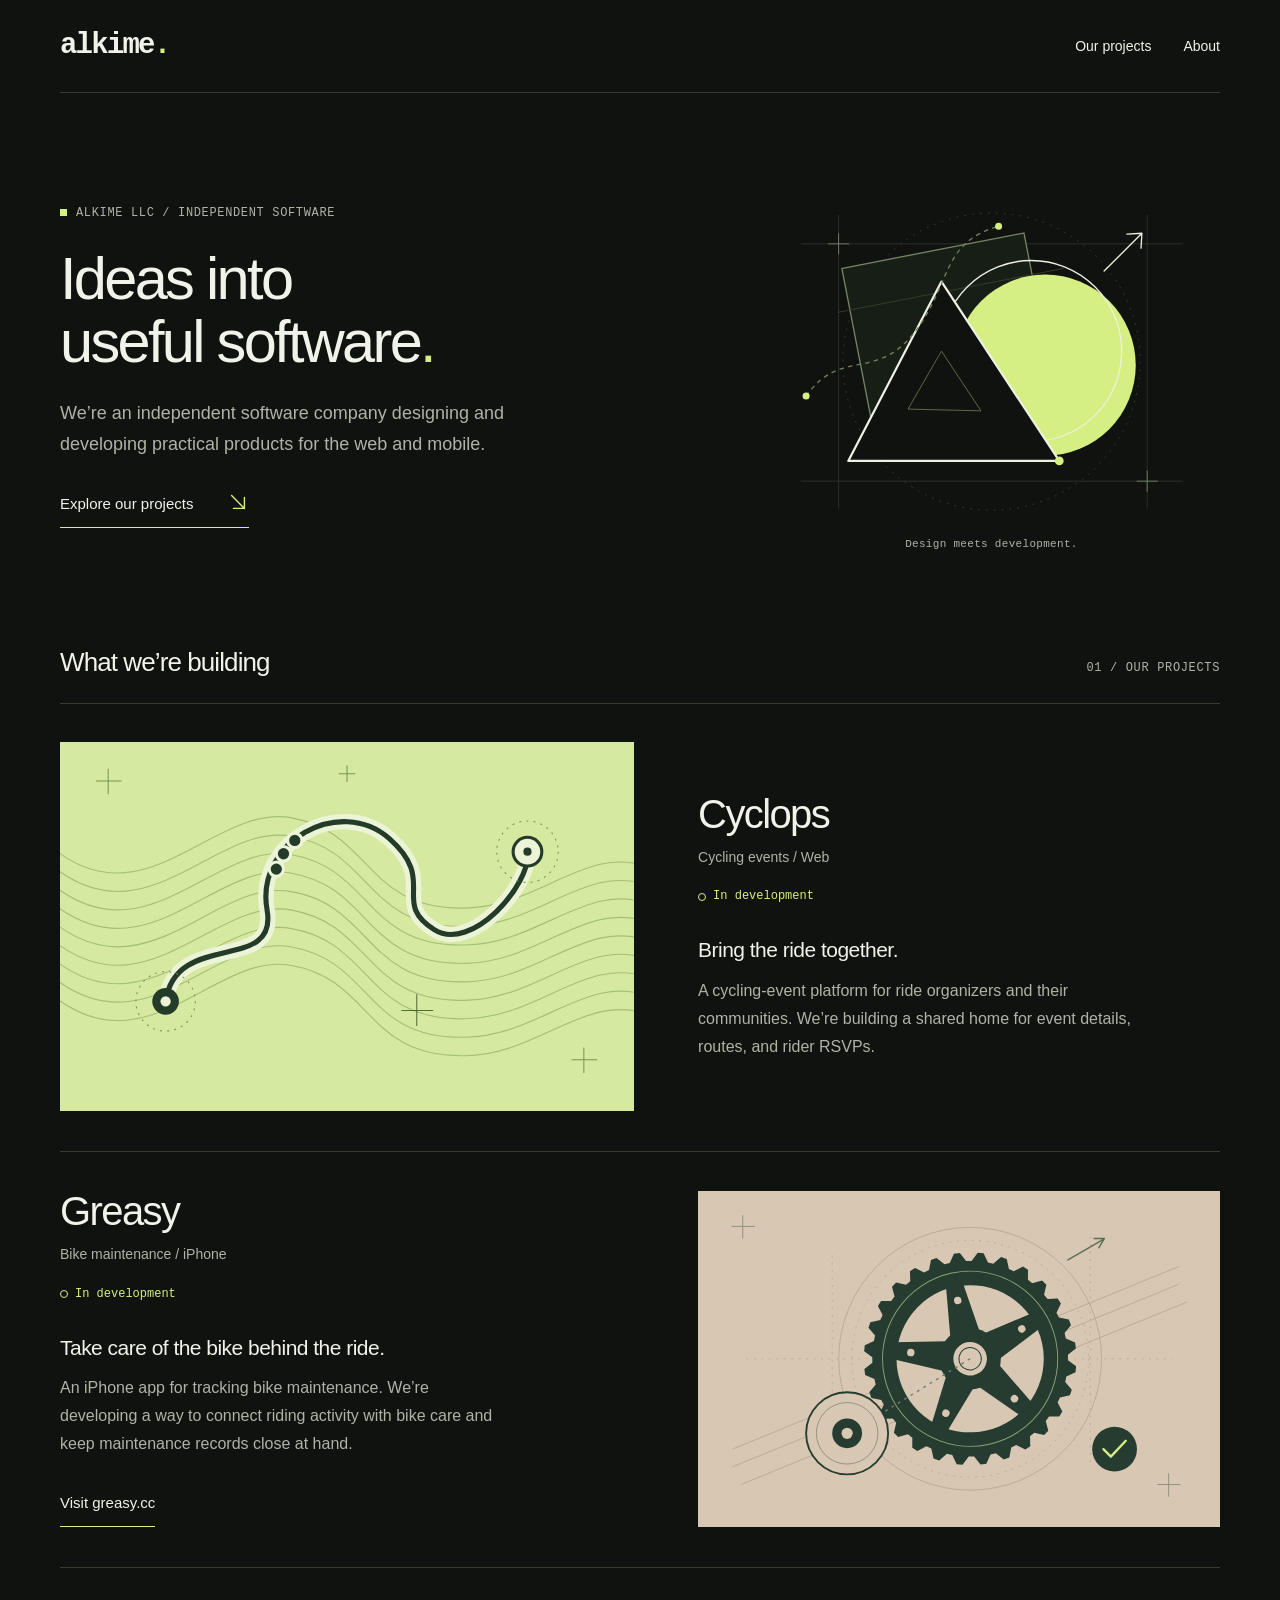
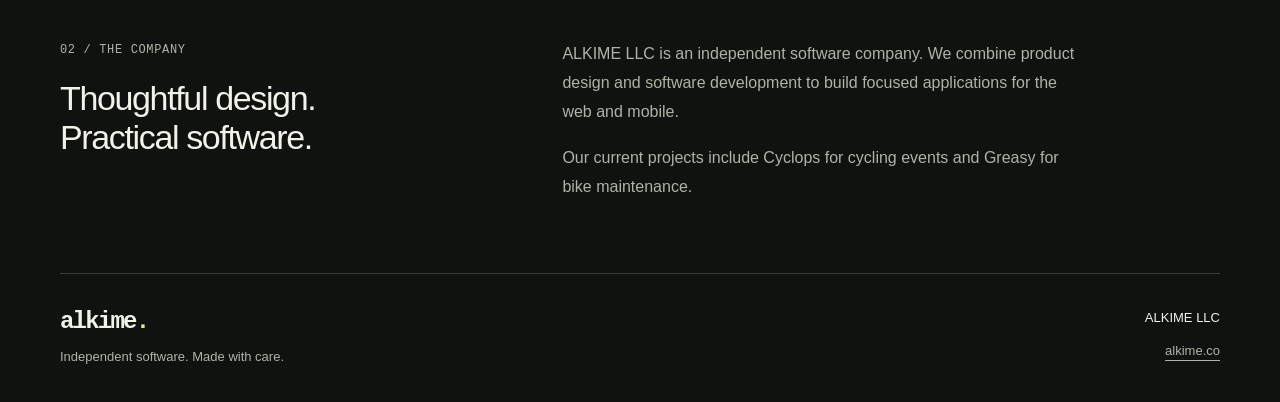
<file: index.html>
<!DOCTYPE html><html lang="en"><head><meta charSet="utf-8"/><meta http-equiv="x-ua-compatible" content="ie=edge"/><meta name="viewport" content="width=device-width, initial-scale=1, shrink-to-fit=no"/><meta name="generator" content="Gatsby 5.11.0"/><meta data-react-helmet="true" name="description" content="ALKIME LLC is an independent software company designing and developing practical web and mobile applications."/><meta data-react-helmet="true" property="og:title" content="Independent software | ALKIME LLC"/><meta data-react-helmet="true" property="og:description" content="ALKIME LLC is an independent software company designing and developing practical web and mobile applications."/><meta data-react-helmet="true" property="og:type" content="website"/><meta data-react-helmet="true" property="og:url" content="https://alkime.co"/><meta data-react-helmet="true" property="og:site_name" content="ALKIME LLC"/><meta data-react-helmet="true" name="twitter:card" content="summary"/><meta data-react-helmet="true" name="twitter:title" content="Independent software | ALKIME LLC"/><meta data-react-helmet="true" name="twitter:description" content="ALKIME LLC is an independent software company designing and developing practical web and mobile applications."/><meta name="theme-color" content="#10120f"/><style data-href="/styles.4ca6af4500b6e5c16cdd.css" data-identity="gatsby-global-css">:root{--background:#10120f;--text:#f1f2e9;--muted:#afb3a7;--line:#373c31;--accent:#d5ef82;color-scheme:dark}*{box-sizing:border-box}html{background:var(--background);scroll-padding-top:32px}body{-webkit-font-smoothing:antialiased;color:var(--text);font-family:-apple-system,BlinkMacSystemFont,Segoe UI,sans-serif;font-size:16px;line-height:1.6;margin:0}a{color:inherit;text-underline-offset:5px}a:hover{color:var(--accent)}a:focus-visible{outline:2px solid var(--accent);outline-offset:5px}::selection{background:var(--accent);color:var(--background)}h1,h2,h3,p{margin:0}h1,h2,h3{font-weight:500;line-height:1.08}.container{margin-inline:auto;width:min(1160px,calc(100% - 96px))}.skip-link{background:var(--accent);color:var(--background);left:16px;padding:12px 16px;position:fixed;top:12px;transform:translateY(-160%);z-index:10}.skip-link:focus{color:var(--background);transform:translateY(0)}.site-header{align-items:center;border-bottom:1px solid var(--line);display:flex;gap:24px;justify-content:space-between;padding-block:24px}.wordmark{align-items:center;display:inline-flex;font-family:ui-monospace,SFMono-Regular,Consolas,monospace;font-size:29px;font-weight:700;letter-spacing:-1.8px;line-height:1.3;min-height:44px;text-decoration:none}.accent,.wordmark span{color:var(--accent)}nav{display:flex;gap:32px}nav a{display:inline-flex;font-size:14px;min-height:44px;text-decoration:none}.hero,nav a{align-items:center}.hero{display:grid;gap:40px;grid-template-columns:minmax(0,1.45fr) minmax(0,1fr);padding-block:84px 94px;position:relative}.hero-copy{min-width:0}.eyebrow{color:var(--muted);font-family:ui-monospace,SFMono-Regular,Consolas,monospace;font-size:12px;letter-spacing:.65px;line-height:1.7;text-transform:uppercase}.hero .eyebrow{align-items:center;display:flex;gap:9px}.small-mark{background:var(--accent);display:inline-block;flex:0 0 7px;height:7px}h1{font-size:clamp(44px,4.65vw,66px);letter-spacing:-.045em;line-height:1.06;margin-top:24px}.hero-description{color:var(--muted);font-size:18px;line-height:1.7;margin-top:25px;max-width:47ch}.text-link{align-items:center;border-bottom:1px solid var(--accent);display:inline-flex;font-size:15px;gap:34px;justify-content:space-between;margin-top:25px;min-height:44px;padding-bottom:4px;text-decoration:none}.text-link span{color:var(--accent);font-size:24px;line-height:1}.hero-art{justify-self:end;max-width:470px;position:relative;width:100%}.hero-art svg{aspect-ratio:520/420;display:block;height:auto;width:100%}.art-caption{color:var(--muted);display:block;font-family:ui-monospace,SFMono-Regular,Consolas,monospace;font-size:11px;letter-spacing:.3px;margin-top:-10px;text-align:center}.section-heading{align-items:baseline;display:flex;gap:20px;justify-content:space-between;padding-bottom:25px}.section-heading h2{font-size:26px;letter-spacing:-.035em}.project{align-items:center;border-top:1px solid var(--line);display:grid;gap:64px;grid-template-columns:minmax(0,1.1fr) minmax(0,1fr);padding-block:38px 40px}.project:last-child{border-bottom:1px solid var(--line)}.project-art{background:#d5e9a0;min-width:0;overflow:hidden}.project-art svg{aspect-ratio:14/9;display:block;height:auto;width:100%}.project-greasy .project-art{background:#d7c7b3;grid-column:2;grid-row:1}.project-greasy .project-content{grid-column:1;grid-row:1}.project-content{min-width:0}.project h3{font-size:40px;letter-spacing:-.04em}.project-category{color:var(--muted);font-size:14px;margin-top:10px}.project-description{margin-top:27px;max-width:50ch}.project-description>p:not(.project-lead){color:var(--muted);font-size:16px;line-height:1.75;margin-top:12px}.project-lead{font-size:21px;letter-spacing:-.025em;line-height:1.4}.status{align-items:center;color:var(--accent);display:inline-flex;font-family:ui-monospace,SFMono-Regular,Consolas,monospace;font-size:12px;gap:7px;line-height:1.6;margin-top:19px}.status:before{border:1px solid;border-radius:50%;content:"";height:6px;width:6px}.about{display:grid;gap:64px;grid-template-columns:minmax(0,1fr) minmax(0,1.5fr);padding-block:72px}.about h2{font-size:34px;letter-spacing:-.04em;line-height:1.16;margin-top:18px}.about-copy{max-width:58ch}.about-copy p{color:var(--muted);font-size:16px;line-height:1.8}.about-copy p+p{margin-top:17px}.site-footer{border-top:1px solid var(--line);display:flex;gap:28px;justify-content:space-between;padding-block:25px 30px}.site-footer .wordmark{font-size:24px}.site-footer .legal a,.site-footer p{font-size:13px}.site-footer>div>p{color:var(--muted);margin-top:4px}.site-footer .legal{padding-top:9px;text-align:right}.site-footer .legal p{color:var(--text);margin:0}.site-footer .legal a{align-items:center;color:var(--muted);display:inline-flex;min-height:44px}.site-footer .legal a:hover{color:var(--accent)}@media (max-width:1024px){.container{width:calc(100% - 64px)}.hero{gap:28px;padding-block:68px 76px}.hero-description{font-size:17px}.hero .eyebrow{font-size:11px;letter-spacing:.4px}.project{gap:32px;grid-template-columns:minmax(0,1fr) minmax(0,1fr)}.about{gap:40px;grid-template-columns:minmax(0,.85fr) minmax(0,1.3fr)}.about h2{font-size:30px}}@media (max-width:760px){.container{width:calc(100% - 40px)}.site-header{gap:16px;padding-block:15px}.wordmark{font-size:25px}nav{gap:22px}.hero{display:block;padding-block:52px 57px}.hero .eyebrow{flex-wrap:wrap;font-size:10px;letter-spacing:.35px}h1{font-size:clamp(38px,10.2vw,60px);letter-spacing:-.045em;margin-top:22px;max-width:630px}.hero-description{font-size:17px;line-height:1.7;margin-top:23px;max-width:46ch}.text-link{margin-top:23px}.hero-art{display:block;margin:28px auto 0;max-width:none;width:min(100%,360px)}.hero-art svg{height:220px}.art-caption{font-size:10px;margin-top:-8px}.section-heading{display:block;padding-bottom:22px}.section-heading h2{font-size:25px}.section-heading .eyebrow{display:block;font-size:11px;margin-top:10px}.project{gap:26px;grid-template-columns:1fr;padding-block:28px 36px}.project-greasy .project-art,.project-greasy .project-content{grid-column:auto;grid-row:auto}.project-description{margin-top:23px}.project h3{font-size:33px}.project-category{margin-top:8px}.status{margin-top:11px}.project-lead{font-size:20px}.project-description>p:not(.project-lead){margin-top:10px}.about{gap:25px;grid-template-columns:1fr;padding-block:49px}.about h2{font-size:31px;margin-top:15px}.site-footer{gap:20px;padding-block:22px 26px}.site-footer>div>p{max-width:160px}}@media (max-width:360px){nav{gap:17px}nav a{font-size:13px}.hero-description{font-size:16px}.about h2{font-size:28px}}@media (prefers-reduced-motion:no-preference){html{scroll-behavior:smooth}}@media print{:root{--background:#fff;--text:#111;--muted:#444;--line:#ccc;--accent:#274400;color-scheme:light}.hero-art,.project-art,.skip-link,.text-link,nav{display:none}.container{width:100%}.hero{display:block;padding-block:35px}.about,.project{break-inside:avoid}.project{display:block}.about{padding-block:35px}.site-footer .legal a{min-height:0}}</style><title data-react-helmet="true">Independent software | ALKIME LLC</title><link data-react-helmet="true" rel="canonical" href="https://alkime.co"/><script data-react-helmet="true" type="application/ld+json">{"@context":"https://schema.org","@type":"Organization","name":"ALKIME LLC","legalName":"ALKIME LLC","url":"https://alkime.co","description":"ALKIME LLC is an independent software company designing and developing practical web and mobile applications."}</script><link rel="icon" href="/favicon-32x32.png?v=4f7aba8b85e968cf14d28a86285b3955" type="image/png"/><link rel="manifest" href="/manifest.webmanifest" crossorigin="anonymous"/><link rel="apple-touch-icon" sizes="48x48" href="/icons/icon-48x48.png?v=4f7aba8b85e968cf14d28a86285b3955"/><link rel="apple-touch-icon" sizes="72x72" href="/icons/icon-72x72.png?v=4f7aba8b85e968cf14d28a86285b3955"/><link rel="apple-touch-icon" sizes="96x96" href="/icons/icon-96x96.png?v=4f7aba8b85e968cf14d28a86285b3955"/><link rel="apple-touch-icon" sizes="144x144" href="/icons/icon-144x144.png?v=4f7aba8b85e968cf14d28a86285b3955"/><link rel="apple-touch-icon" sizes="192x192" href="/icons/icon-192x192.png?v=4f7aba8b85e968cf14d28a86285b3955"/><link rel="apple-touch-icon" sizes="256x256" href="/icons/icon-256x256.png?v=4f7aba8b85e968cf14d28a86285b3955"/><link rel="apple-touch-icon" sizes="384x384" href="/icons/icon-384x384.png?v=4f7aba8b85e968cf14d28a86285b3955"/><link rel="apple-touch-icon" sizes="512x512" href="/icons/icon-512x512.png?v=4f7aba8b85e968cf14d28a86285b3955"/></head><body><div id="___gatsby"><div style="outline:none" tabindex="-1" id="gatsby-focus-wrapper"><div class="site-shell"><a class="skip-link" href="#main">Skip to content</a><header class="site-header container"><a class="wordmark" href="#top" aria-label="ALKIME home">alkime<span aria-hidden="true">.</span></a><nav aria-label="Main navigation"><a href="#projects">Our projects</a><a href="#about">About</a></nav></header><main id="main" tabindex="-1"><section class="hero container" id="top" aria-labelledby="hero-title"><div class="hero-copy"><p class="eyebrow"><span class="small-mark" aria-hidden="true"></span> ALKIME LLC / Independent software</p><h1 id="hero-title">Ideas into<br/>useful software<span class="accent">.</span></h1><p class="hero-description">We’re an independent software company designing and developing practical products for the web and mobile.</p><a class="text-link" href="#projects">Explore our projects<span aria-hidden="true"><svg width="22" height="22" viewBox="0 0 24 24" fill="none" focusable="false"><path d="M5 5L19 19M7 19H19V7" stroke="currentColor" stroke-width="1.5" stroke-linecap="round" stroke-linejoin="round"></path></svg></span></a></div><div class="hero-art" aria-hidden="true"><svg xmlns="http://www.w3.org/2000/svg" viewBox="0 0 520 420" fill="none" focusable="false"><path d="M43 76H477M43 346H477M86 43V377M437 43V377" stroke="#2d352b"></path><circle cx="260" cy="210" r="169" stroke="#3b4535" stroke-dasharray="2 7"></circle><rect x="108" y="82" width="211" height="211" transform="rotate(-11 213 188)" fill="#171e16" stroke="#768566" stroke-width="1.5"></rect><path d="M85 154L342 104M116 311L373 261" stroke="#35412d"></path><circle cx="321" cy="214" r="103" fill="#d5ef82"></circle><circle cx="305" cy="198" r="103" stroke="#edf0e2" stroke-width="1.5"></circle><path d="M203 119L337 323H97Z" fill="#10120f" stroke="#edf0e2" stroke-width="2.5" stroke-linejoin="round"></path><path d="M165 264L203 198L248 266Z" stroke="#647452" stroke-width="1"></path><path d="M49 249C91 191 131 237 178 169C214 117 205 74 268 56" stroke="#70835b" stroke-width="1.5" stroke-dasharray="4 6" stroke-linecap="round"></path><circle cx="49" cy="249" r="4" fill="#d5ef82"></circle><circle cx="268" cy="56" r="4" fill="#d5ef82"></circle><path d="M74 76H98M86 64V88M425 346H449M437 334V358" stroke="#768566"></path><path d="M388 107L431 64M414 65L431 64L430 81" stroke="#edf0e2" stroke-width="1.5" stroke-linecap="round" stroke-linejoin="round"></path><circle cx="337" cy="323" r="5" fill="#d5ef82"></circle></svg><span class="art-caption">Design meets development.</span></div></section><section class="projects container" id="projects" aria-labelledby="projects-title"><div class="section-heading"><h2 id="projects-title">What we’re building</h2><span class="eyebrow">01 / Our projects</span></div><article class="project project-cyclops" aria-labelledby="cyclops-title"><div class="project-art" aria-hidden="true"><svg xmlns="http://www.w3.org/2000/svg" viewBox="0 0 560 360" fill="none" focusable="false"><rect width="560" height="360" fill="#d5e9a0"></rect><g stroke="#a6bf78" stroke-width="1.1"><path d="M-20 92C77 188 148 59 226 74C305 88 297 164 395 162C470 161 515 96 580 124"></path><path d="M-20 110C79 206 149 77 226 92C305 106 297 182 395 180C470 179 515 114 580 142"></path><path d="M-20 128C79 224 149 95 226 110C305 124 297 200 395 198C470 197 515 132 580 160"></path><path d="M-20 146C79 242 149 113 226 128C305 142 297 218 395 216C470 215 515 150 580 178"></path><path d="M-20 164C79 260 149 131 226 146C305 160 297 236 395 234C470 233 515 168 580 196"></path><path d="M-20 182C79 278 149 149 226 164C305 178 297 254 395 252C470 251 515 186 580 214"></path><path d="M-20 200C79 296 149 167 226 182C305 196 297 272 395 270C470 269 515 204 580 232"></path><path d="M-20 218C79 314 149 185 226 200C305 214 297 290 395 288C470 287 515 222 580 250"></path><path d="M-20 236C79 332 149 203 226 218C305 232 297 308 395 306C470 305 515 240 580 268"></path></g><path d="M103 253C113 183 213 226 202 164C190 97 273 52 321 94C369 136 322 156 365 183C401 206 460 139 456 107" stroke="#ecf4d8" stroke-width="15" stroke-linecap="round"></path><path d="M103 253C113 183 213 226 202 164C190 97 273 52 321 94C369 136 322 156 365 183C401 206 460 139 456 107" stroke="#243b29" stroke-width="5" stroke-linecap="round"></path><circle cx="103" cy="253" r="13" fill="#243b29"></circle><circle cx="103" cy="253" r="5" fill="#ecf4d8"></circle><circle cx="456" cy="107" r="14" fill="#ecf4d8" stroke="#243b29" stroke-width="3"></circle><circle cx="456" cy="107" r="4" fill="#243b29"></circle><g fill="#243b29" stroke="#ecf4d8" stroke-width="3"><circle cx="211" cy="124" r="7"></circle><circle cx="218" cy="109" r="7"></circle><circle cx="229" cy="96" r="7"></circle></g><path d="M348 246V277M333 262H364" stroke="#536a3b"></path><path d="M35 38H60M47 26V51M499 310H524M511 298V323" stroke="#789454"></path><path d="M272 31H288M280 23V39" stroke="#789454"></path><circle cx="103" cy="253" r="29" stroke="#779155" stroke-dasharray="2 5"></circle><circle cx="456" cy="107" r="30" stroke="#779155" stroke-dasharray="2 5"></circle></svg></div><div class="project-content"><div class="project-identity"><h3 id="cyclops-title">Cyclops</h3><p class="project-category">Cycling events / Web</p><span class="status">In development</span></div><div class="project-description"><p class="project-lead">Bring the ride together.</p><p>A cycling-event platform for ride organizers and their communities. We’re building a shared home for event details, routes, and rider RSVPs.</p></div></div></article><article class="project project-greasy" aria-labelledby="greasy-title"><div class="project-art" aria-hidden="true"><svg xmlns="http://www.w3.org/2000/svg" viewBox="0 0 560 360" fill="none" focusable="false"><rect width="560" height="360" fill="#d7c7b3"></rect><path d="M37 277L516 81M37 296L516 100M46 315L525 119" stroke="#b8aa96" stroke-width="1"></path><path d="M144 69V302M421 49V294M52 180H509" stroke="#b8aa96" stroke-dasharray="2 6"></path><circle cx="292" cy="180" r="141" stroke="#b8aa96"></circle><circle cx="292" cy="180" r="127" stroke="#b8aa96" stroke-dasharray="2 6"></circle><g transform="translate(292 180) rotate(-12)"><polygon points="105.00,0.00 113.82,6.39 113.28,12.76 103.52,17.59 102.37,23.36 109.54,31.56 107.60,37.65 97.01,40.18 94.60,45.56 99.78,55.14 96.53,60.65 85.63,60.76 82.09,65.47 85.00,75.96 80.61,80.61 69.97,78.29 65.47,82.09 65.97,92.97 60.65,96.53 50.79,91.90 45.56,94.60 43.63,105.32 37.65,107.60 29.07,100.90 23.36,102.37 19.10,112.39 12.76,113.28 5.89,104.83 0.00,105.00 -6.39,113.82 -12.76,113.28 -17.59,103.52 -23.36,102.37 -31.56,109.54 -37.65,107.60 -40.18,97.01 -45.56,94.60 -55.14,99.78 -60.65,96.53 -60.76,85.63 -65.47,82.09 -75.96,85.00 -80.61,80.61 -78.29,69.97 -82.09,65.47 -92.97,65.97 -96.53,60.65 -91.90,50.79 -94.60,45.56 -105.32,43.63 -107.60,37.65 -100.90,29.07 -102.37,23.36 -112.39,19.10 -113.28,12.76 -104.83,5.89 -105.00,0.00 -113.82,-6.39 -113.28,-12.76 -103.52,-17.59 -102.37,-23.36 -109.54,-31.56 -107.60,-37.65 -97.01,-40.18 -94.60,-45.56 -99.78,-55.14 -96.53,-60.65 -85.63,-60.76 -82.09,-65.47 -85.00,-75.96 -80.61,-80.61 -69.97,-78.29 -65.47,-82.09 -65.97,-92.97 -60.65,-96.53 -50.79,-91.90 -45.56,-94.60 -43.63,-105.32 -37.65,-107.60 -29.07,-100.90 -23.36,-102.37 -19.10,-112.39 -12.76,-113.28 -5.89,-104.83 -0.00,-105.00 6.39,-113.82 12.76,-113.28 17.59,-103.52 23.36,-102.37 31.56,-109.54 37.65,-107.60 40.18,-97.01 45.56,-94.60 55.14,-99.78 60.65,-96.53 60.76,-85.63 65.47,-82.09 75.96,-85.00 80.61,-80.61 78.29,-69.97 82.09,-65.47 92.97,-65.97 96.53,-60.65 91.90,-50.79 94.60,-45.56 105.32,-43.63 107.60,-37.65 100.90,-29.07 102.37,-23.36 112.39,-19.10 113.28,-12.76 104.83,-5.89" fill="#263c30"></polygon><circle r="94" stroke="#8ea078" stroke-width="1"></circle><circle r="79" fill="#d7c7b3"></circle><g transform="rotate(0)"><path d="M-9 -83L-16 -27H16L9 -83Z" fill="#263c30"></path><circle cy="-64" r="4" fill="#d7c7b3"></circle></g><g transform="rotate(72)"><path d="M-9 -83L-16 -27H16L9 -83Z" fill="#263c30"></path><circle cy="-64" r="4" fill="#d7c7b3"></circle></g><g transform="rotate(144)"><path d="M-9 -83L-16 -27H16L9 -83Z" fill="#263c30"></path><circle cy="-64" r="4" fill="#d7c7b3"></circle></g><g transform="rotate(216)"><path d="M-9 -83L-16 -27H16L9 -83Z" fill="#263c30"></path><circle cy="-64" r="4" fill="#d7c7b3"></circle></g><g transform="rotate(288)"><path d="M-9 -83L-16 -27H16L9 -83Z" fill="#263c30"></path><circle cy="-64" r="4" fill="#d7c7b3"></circle></g><circle r="33" fill="#263c30"></circle><circle r="18" fill="#d7c7b3"></circle><circle r="12" stroke="#263c30"></circle></g><path d="M292 180L198 238" stroke="#718065" stroke-width="1.5" stroke-dasharray="3 5"></path><circle cx="160" cy="260" r="44" fill="#d7c7b3" stroke="#263c30" stroke-width="2"></circle><circle cx="160" cy="260" r="33" stroke="#8e9278"></circle><circle cx="160" cy="260" r="16" fill="#263c30"></circle><circle cx="160" cy="260" r="6" fill="#d7c7b3"></circle><path d="M397 74L435 52M425 51L436 51L430 61" stroke="#5b6e50" stroke-width="1.5" stroke-linecap="round" stroke-linejoin="round"></path><circle cx="447" cy="277" r="24" fill="#263c30"></circle><path d="M435 277L443 285L459 268" stroke="#d5ef82" stroke-width="2.5" stroke-linecap="round" stroke-linejoin="round"></path><path d="M36 38H61M48 26V51M493 315H518M505 303V328" stroke="#8b9179"></path></svg></div><div class="project-content"><div class="project-identity"><h3 id="greasy-title">Greasy</h3><p class="project-category">Bike maintenance / iPhone</p><span class="status">In development</span></div><div class="project-description"><p class="project-lead">Take care of the bike behind the ride.</p><p>An iPhone app for tracking bike maintenance. We’re developing a way to connect riding activity with bike care and keep maintenance records close at hand.</p><a class="text-link" href="https://greasy.cc/">Visit greasy.cc</a></div></div></article></section><section class="about container" id="about" aria-labelledby="about-title"><div><p class="eyebrow">02 / The company</p><h2 id="about-title">Thoughtful design.<br/>Practical software.</h2></div><div class="about-copy"><p>ALKIME LLC is an independent software company. We combine product design and software development to build focused applications for the web and mobile.</p><p>Our current projects include Cyclops for cycling events and Greasy for bike maintenance.</p></div></section></main><footer class="site-footer container"><div><a class="wordmark" href="#top" aria-label="Back to ALKIME home">alkime<span aria-hidden="true">.</span></a><p>Independent software. Made with care.</p></div><div class="legal"><p>ALKIME LLC</p><a href="https://alkime.co/">alkime.co</a></div></footer></div></div><div id="gatsby-announcer" style="position:absolute;top:0;width:1px;height:1px;padding:0;overflow:hidden;clip:rect(0, 0, 0, 0);white-space:nowrap;border:0" aria-live="assertive" aria-atomic="true"></div></div><script id="gatsby-script-loader">/*<![CDATA[*/window.pagePath="/";/*]]>*/</script><!-- slice-start id="_gatsby-scripts-1" -->
          <script
            id="gatsby-chunk-mapping"
          >
            window.___chunkMapping="{\"app\":[\"/app-711eb6d5d1c0b08bf213.js\"],\"component---src-pages-index-js\":[\"/component---src-pages-index-js-54e62014d20935ff7035.js\"]}";
          </script>
        <script>window.___webpackCompilationHash="4dad555b0aa2d7d47646";</script><script src="/webpack-runtime-f2a5ded77bae9934358d.js" async></script><script src="/framework-12ade44ff67e6e99e3ec.js" async></script><script src="/app-711eb6d5d1c0b08bf213.js" async></script><!-- slice-end id="_gatsby-scripts-1" --></body></html>
</file>
